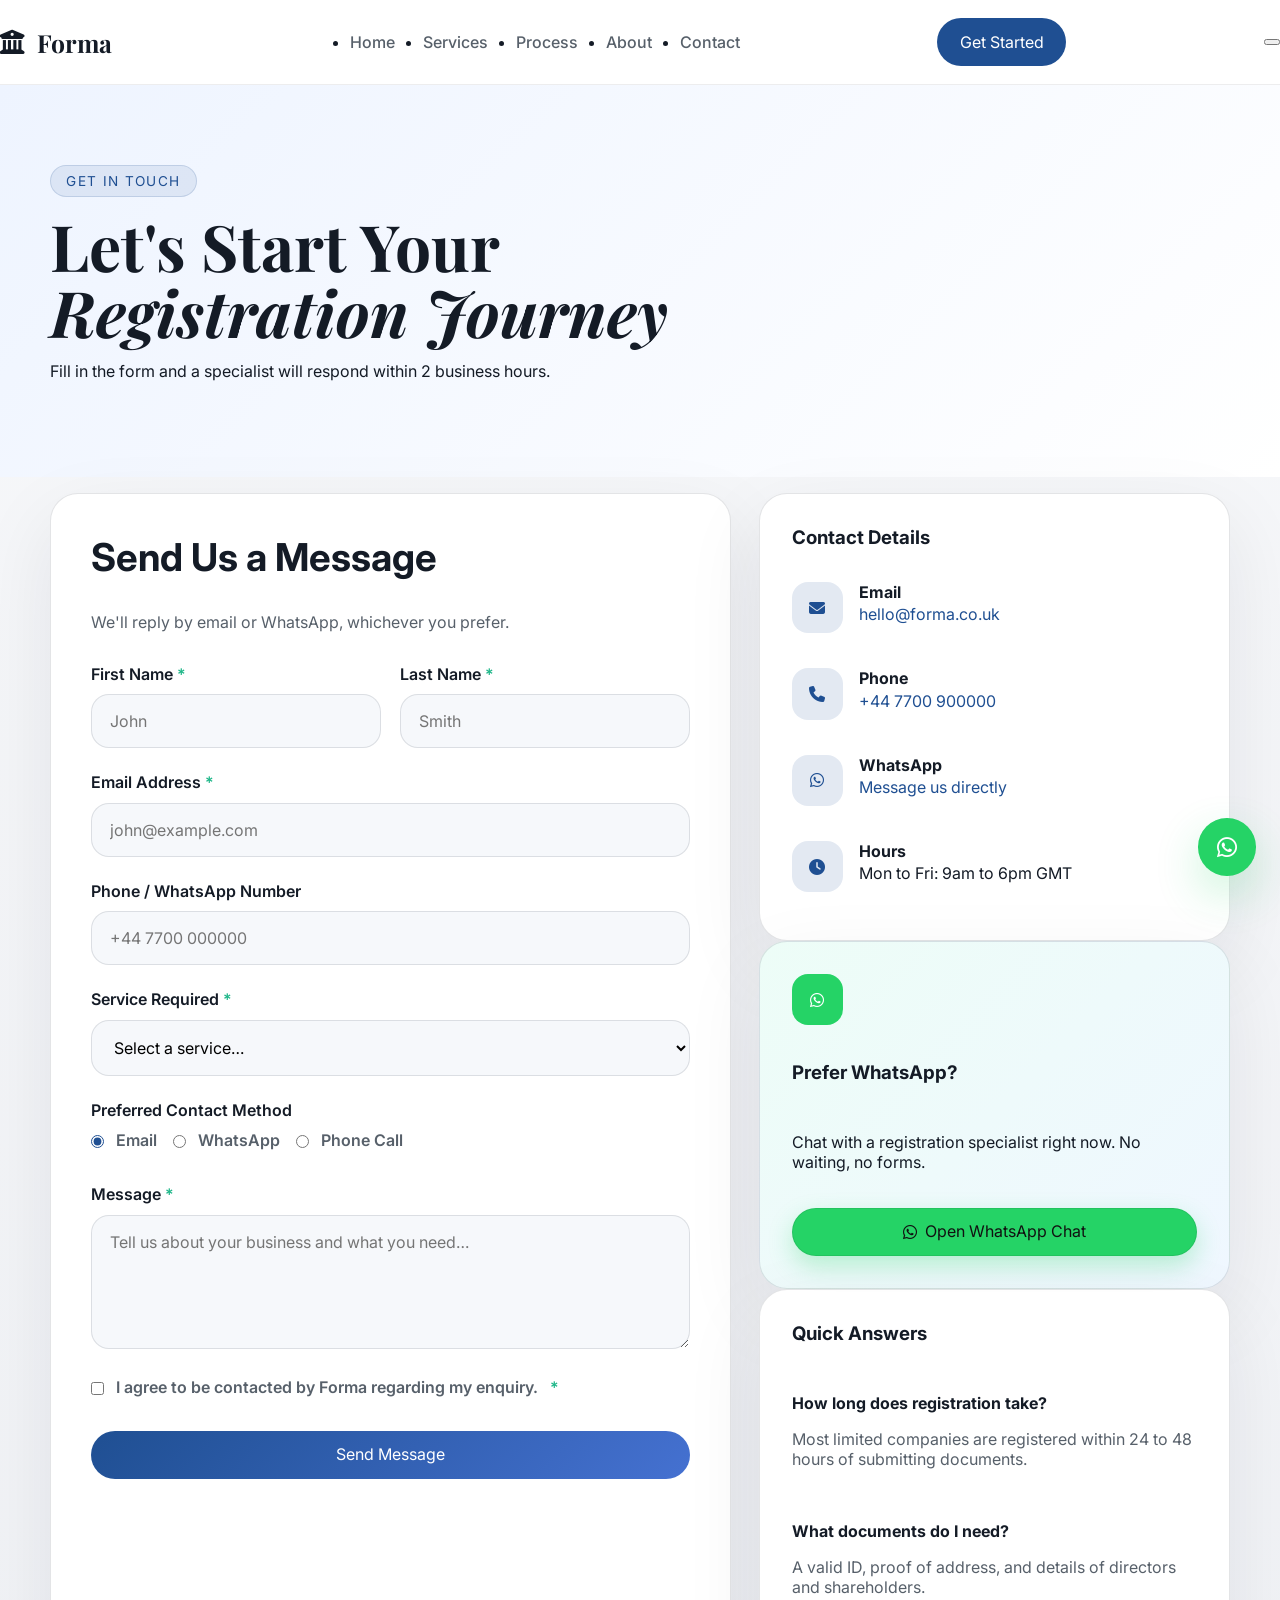
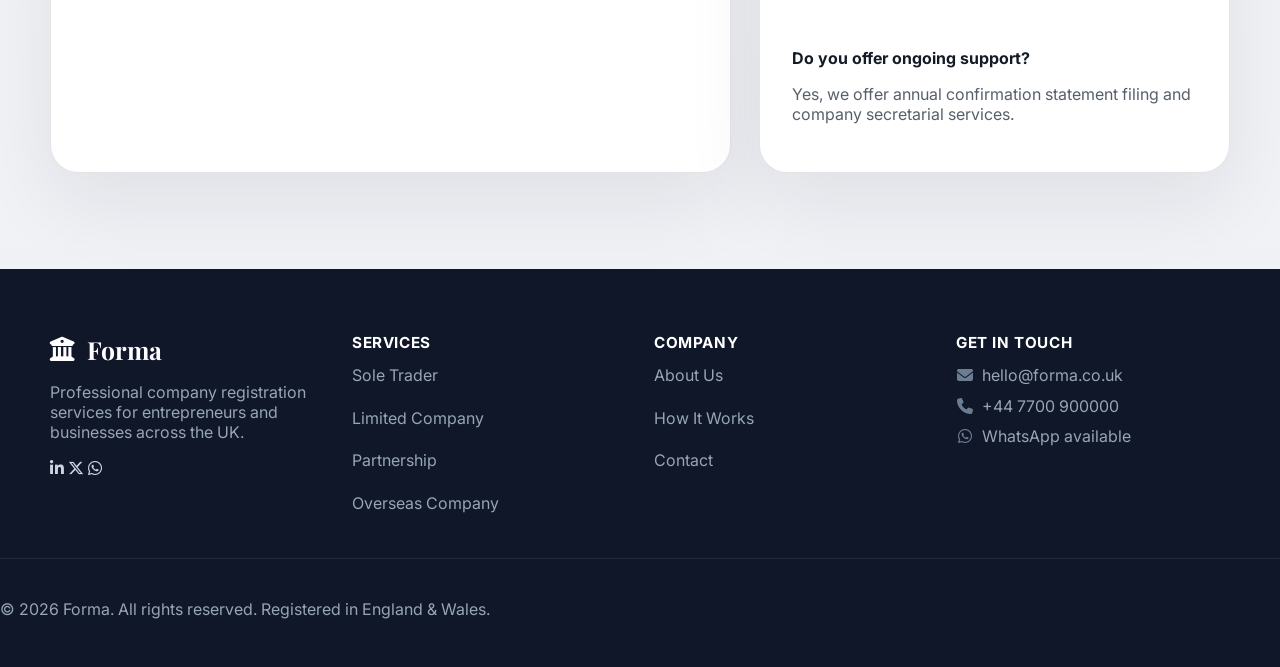
<file: contact.html>
<!DOCTYPE html>
<html lang="en">
<head>
  <meta charset="UTF-8" />
  <meta name="viewport" content="width=device-width, initial-scale=1.0" />
  <title>Contact Us | Forma</title>
  <meta name="description" content="Get in touch with Forma. Start your company registration or ask us anything." />
  <link rel="preconnect" href="https://fonts.googleapis.com" />
  <link rel="preconnect" href="https://fonts.gstatic.com" crossorigin />
  <link href="https://fonts.googleapis.com/css2?family=Playfair+Display:ital,wght@0,400;0,600;0,700;1,400;1,600&family=Inter:wght@300;400;500;600&display=swap" rel="stylesheet" />
  <link rel="stylesheet" href="https://cdnjs.cloudflare.com/ajax/libs/font-awesome/6.5.0/css/all.min.css" />
  <link rel="stylesheet" href="css/styles.css?v=2" />
</head>
<body>

  <!-- ===== NAVBAR ===== -->
  <nav class="navbar" id="navbar">
    <div class="nav-container">
      <a href="index.html" class="nav-logo">
        <i class="fas fa-building-columns"></i>
        <span>Forma</span>
      </a>
      <ul class="nav-links" id="navLinks">
        <li><a href="index.html">Home</a></li>
        <li><a href="index.html#services">Services</a></li>
        <li><a href="index.html#process">Process</a></li>
        <li><a href="index.html#about">About</a></li>
        <li><a href="contact.html" class="nav-active">Contact</a></li>
      </ul>
      <a href="contact.html" class="btn-nav">Get Started</a>
      <button class="hamburger" id="hamburger" aria-label="Open menu">
        <span></span><span></span><span></span>
      </button>
    </div>
  </nav>

  <!-- ===== PAGE HERO ===== -->
  <section class="page-hero">
    <div class="page-hero-inner">
      <span class="tag">Get In Touch</span>
      <h1>Let's Start Your<br /><em>Registration Journey</em></h1>
      <p>Fill in the form and a specialist will respond within 2 business hours.</p>
    </div>
  </section>

  <!-- ===== CONTACT SECTION ===== -->
  <section class="section contact-section">
    <div class="container contact-grid">

      <!-- Form -->
      <div class="form-wrap">
        <h2>Send Us a Message</h2>
        <p class="form-intro">We'll reply by email or WhatsApp, whichever you prefer.</p>

        <form id="contactForm" novalidate>

          <div class="form-row">
            <div class="form-group">
              <label for="firstName">First Name <span class="req">*</span></label>
              <input type="text" id="firstName" name="firstName" placeholder="John" required />
              <span class="err" id="firstNameErr"></span>
            </div>
            <div class="form-group">
              <label for="lastName">Last Name <span class="req">*</span></label>
              <input type="text" id="lastName" name="lastName" placeholder="Smith" required />
              <span class="err" id="lastNameErr"></span>
            </div>
          </div>

          <div class="form-group">
            <label for="email">Email Address <span class="req">*</span></label>
            <input type="email" id="email" name="email" placeholder="john@example.com" required />
            <span class="err" id="emailErr"></span>
          </div>

          <div class="form-group">
            <label for="phone">Phone / WhatsApp Number</label>
            <input type="tel" id="phone" name="phone" placeholder="+44 7700 000000" />
          </div>

          <div class="form-group">
            <label for="service">Service Required <span class="req">*</span></label>
            <select id="service" name="service" required>
              <option value="" disabled selected>Select a service…</option>
              <option value="sole-trader">Sole Trader Registration</option>
              <option value="limited-company">Limited Company Registration</option>
              <option value="partnership">Partnership Registration</option>
              <option value="overseas">Overseas Company (UK Branch)</option>
              <option value="other">Other / General Enquiry</option>
            </select>
            <span class="err" id="serviceErr"></span>
          </div>

          <div class="form-group">
            <label>Preferred Contact Method</label>
            <div class="radio-row">
              <label class="radio-opt"><input type="radio" name="contact" value="email" checked /> Email</label>
              <label class="radio-opt"><input type="radio" name="contact" value="whatsapp" /> WhatsApp</label>
              <label class="radio-opt"><input type="radio" name="contact" value="phone" /> Phone Call</label>
            </div>
          </div>

          <div class="form-group">
            <label for="message">Message <span class="req">*</span></label>
            <textarea id="message" name="message" rows="5" placeholder="Tell us about your business and what you need…" required></textarea>
            <span class="err" id="messageErr"></span>
          </div>

          <div class="form-group">
            <label class="checkbox-opt">
              <input type="checkbox" id="consent" name="consent" required />
              I agree to be contacted by Forma regarding my enquiry. <span class="req">*</span>
            </label>
            <span class="err" id="consentErr"></span>
          </div>

          <button type="submit" class="btn btn-primary btn-block" id="submitBtn">
            <span id="btnText">Send Message</span>
            <i class="fas fa-circle-notch fa-spin hidden" id="btnSpinner"></i>
          </button>
        </form>

        <!-- Success state -->
        <div class="form-success hidden" id="formSuccess">
          <i class="fas fa-circle-check"></i>
          <h3>Message Sent!</h3>
          <p>Thank you for reaching out. We'll be in touch within 2 business hours.</p>
          <a href="index.html" class="btn btn-ghost">Back to Home</a>
        </div>
      </div>

      <!-- Sidebar -->
      <aside class="contact-aside">

        <div class="info-card">
          <h3>Contact Details</h3>
          <div class="info-row">
            <div class="info-ico"><i class="fas fa-envelope"></i></div>
            <div><strong>Email</strong><a href="mailto:hello@forma.co.uk">hello@forma.co.uk</a></div>
          </div>
          <div class="info-row">
            <div class="info-ico"><i class="fas fa-phone"></i></div>
            <div><strong>Phone</strong><a href="tel:+447700900000">+44 7700 900000</a></div>
          </div>
          <div class="info-row">
            <div class="info-ico wa-ico"><i class="fab fa-whatsapp"></i></div>
            <div>
              <strong>WhatsApp</strong>
              <a href="https://wa.me/447700900000?text=Hello%20Forma%2C%20I%27d%20like%20to%20enquire%20about%20company%20registration." target="_blank" rel="noopener">Message us directly</a>
            </div>
          </div>
          <div class="info-row">
            <div class="info-ico"><i class="fas fa-clock"></i></div>
            <div><strong>Hours</strong><span>Mon to Fri: 9am to 6pm GMT</span></div>
          </div>
        </div>

        <div class="wa-card">
          <div class="wa-card-icon"><i class="fab fa-whatsapp"></i></div>
          <h3>Prefer WhatsApp?</h3>
          <p>Chat with a registration specialist right now. No waiting, no forms.</p>
          <a href="https://wa.me/447700900000?text=Hello%20Forma%2C%20I%27d%20like%20to%20enquire%20about%20company%20registration."
             target="_blank" rel="noopener" class="btn btn-wa btn-block">
            <i class="fab fa-whatsapp"></i> Open WhatsApp Chat
          </a>
        </div>

        <div class="info-card">
          <h3>Quick Answers</h3>
          <div class="faq-item">
            <strong>How long does registration take?</strong>
            <p>Most limited companies are registered within 24 to 48 hours of submitting documents.</p>
          </div>
          <div class="faq-item">
            <strong>What documents do I need?</strong>
            <p>A valid ID, proof of address, and details of directors and shareholders.</p>
          </div>
          <div class="faq-item">
            <strong>Do you offer ongoing support?</strong>
            <p>Yes, we offer annual confirmation statement filing and company secretarial services.</p>
          </div>
        </div>

      </aside>
    </div>
  </section>

  <!-- ===== FOOTER ===== -->
  <footer class="footer">
    <div class="container footer-grid">
      <div class="footer-brand">
        <a href="index.html" class="nav-logo">
          <i class="fas fa-building-columns"></i><span>Forma</span>
        </a>
        <p>Professional company registration services for entrepreneurs and businesses across the UK.</p>
        <div class="socials">
          <a href="#" aria-label="LinkedIn"><i class="fab fa-linkedin-in"></i></a>
          <a href="#" aria-label="Twitter / X"><i class="fab fa-x-twitter"></i></a>
          <a href="https://wa.me/447700900000" target="_blank" rel="noopener" aria-label="WhatsApp"><i class="fab fa-whatsapp"></i></a>
        </div>
      </div>
      <div class="footer-col">
        <h4>Services</h4>
        <ul>
          <li><a href="index.html#services">Sole Trader</a></li>
          <li><a href="index.html#services">Limited Company</a></li>
          <li><a href="index.html#services">Partnership</a></li>
          <li><a href="index.html#services">Overseas Company</a></li>
        </ul>
      </div>
      <div class="footer-col">
        <h4>Company</h4>
        <ul>
          <li><a href="index.html#about">About Us</a></li>
          <li><a href="index.html#process">How It Works</a></li>
          <li><a href="contact.html">Contact</a></li>
        </ul>
      </div>
      <div class="footer-col">
        <h4>Get In Touch</h4>
        <p><i class="fas fa-envelope"></i> hello@forma.co.uk</p>
        <p><i class="fas fa-phone"></i> +44 7700 900000</p>
        <p><i class="fab fa-whatsapp"></i> WhatsApp available</p>
      </div>
    </div>
    <div class="footer-bottom">
      <p>&copy; 2026 Forma. All rights reserved. Registered in England &amp; Wales.</p>
    </div>
  </footer>

  <!-- ===== WHATSAPP FLOAT ===== -->
  <a href="https://wa.me/447700900000?text=Hello%20Forma%2C%20I%27d%20like%20to%20enquire%20about%20company%20registration."
     class="wa-float" target="_blank" rel="noopener" aria-label="Chat on WhatsApp">
    <i class="fab fa-whatsapp"></i>
    <span class="wa-tooltip">Chat with us!</span>
  </a>

  <script src="js/main.js"></script>
</body>
</html>
</file>
<file: css/styles.css>
:root {
  --bg: #f4f6f8;
  --surface: #ffffff;
  --text: #141b26;
  --muted: #57606a;
  --primary: #1f4f92;
  --primary-2: #4571d1;
  --accent: #1fb789;
  --border: rgba(31, 36, 48, 0.12);
  --shadow: 0 28px 80px rgba(20, 27, 38, 0.08);
}

* {
  box-sizing: border-box;
}

html {
  scroll-behavior: smooth;
}

body {
  margin: 0;
  font-family: 'Inter', sans-serif;
  color: var(--text);
  background: linear-gradient(180deg, #f7f8fa 0%, #eef0f4 100%);
}

a {
  color: inherit;
  text-decoration: none;
}

img {
  width: 100%;
  display: block;
}

button,
input,
textarea,
select {
  font: inherit;
}

.container {
  width: min(1180px, calc(100% - 2rem));
  margin: 0 auto;
}

.navbar {
  position: sticky;
  top: 0;
  z-index: 50;
  background: rgba(255, 255, 255, 0.94);
  backdrop-filter: blur(12px);
  border-bottom: 1px solid rgba(31, 36, 48, 0.08);
}

.nav-container {
  display: flex;
  align-items: center;
  justify-content: space-between;
  gap: 1rem;
  padding: 1rem 0;
}

.nav-logo {
  display: inline-flex;
  align-items: center;
  gap: 0.75rem;
  font-family: 'Playfair Display', serif;
  font-size: 1.55rem;
  font-weight: 700;
  color: var(--text);
}

.nav-links {
  display: flex;
  align-items: center;
  gap: 1.75rem;
  flex-wrap: wrap;
}

.nav-links a {
  color: var(--muted);
  font-weight: 500;
  transition: color 0.2s ease;
}

.nav-links a:hover,
.nav-active {
  color: var(--primary);
}

.btn-nav,
.btn {
  display: inline-flex;
  align-items: center;
  justify-content: center;
  gap: 0.5rem;
  border-radius: 999px;
  border: none;
  cursor: pointer;
  transition: transform 0.25s ease, box-shadow 0.25s ease, background 0.25s ease;
}

.btn-nav {
  padding: 0.9rem 1.4rem;
  background: var(--primary);
  color: #fff;
}

.btn-nav:hover,
.btn:hover {
  transform: translateY(-2px);
}

.hero {
  position: relative;
  min-height: 85vh;
  display: flex;
  align-items: center;
  padding: 3rem 0 5rem;
}

.hero-bg-wrap {
  position: absolute;
  inset: 0;
  overflow: hidden;
  z-index: 0;
}

.hero-img {
  width: 100%;
  height: 100%;
  object-fit: cover;
  filter: brightness(0.55);
}

.hero-overlay {
  position: absolute;
  inset: 0;
  background: linear-gradient(180deg, rgba(15, 25, 45, 0.55), rgba(15, 25, 45, 0.8));
}

.hero-content {
  position: relative;
  z-index: 1;
  max-width: 720px;
  color: #fff;
  margin-left: 2rem;
}

.badge,
.tag {
  display: inline-flex;
  align-items: center;
  gap: 0.45rem;
  padding: 0.45rem 0.95rem;
  border-radius: 999px;
  background: rgba(255, 255, 255, 0.14);
  color: #d8e3ff;
  font-size: 0.85rem;
  letter-spacing: 0.1em;
  text-transform: uppercase;
}

.hero h1,
.section-head h2,
.page-hero h1 {
  font-family: 'Playfair Display', serif;
  line-height: 1.03;
}

.hero h1 {
  font-size: clamp(3rem, 5vw, 4.5rem);
  margin: 1.2rem 0 1rem;
}

.hero p {
  font-size: 1.05rem;
  max-width: 36rem;
  color: #d9e3ff;
  margin-bottom: 2rem;
}

.hero-btns {
  display: flex;
  flex-wrap: wrap;
  gap: 1rem;
}

.btn-primary {
  background: linear-gradient(135deg, var(--primary), var(--primary-2));
  color: #fff;
  padding: 0.95rem 1.8rem;
}

.btn-ghost {
  background: rgba(255, 255, 255, 0.14);
  color: #fff;
  border: 1px solid rgba(255, 255, 255, 0.28);
  padding: 0.95rem 1.8rem;
}

.section {
  padding: 6rem 0;
}

.section-alt {
  background: #eef2f8;
}

.section-head {
  max-width: 680px;
  margin-bottom: 2.5rem;
}

.section-head h2 {
  font-size: clamp(2.4rem, 4vw, 3.4rem);
  margin: 1rem 0 1rem;
}

.section-head p {
  color: var(--muted);
  font-size: 1rem;
  line-height: 1.8;
}

.cards-grid,
.process-row,
.about-grid,
.testi-grid,
.footer-grid,
.contact-grid {
  display: grid;
  gap: 1.75rem;
}

.cards-grid {
  grid-template-columns: repeat(4, minmax(0, 1fr));
}

.card,
.card-featured,
.testi-card,
.info-card,
.wa-card,
.form-wrap,
.footer-col {
  background: #fff;
  border: 1px solid var(--border);
  border-radius: 28px;
  box-shadow: var(--shadow);
  padding: 2rem;
}

.card-featured {
  border-color: rgba(31, 36, 48, 0.12);
  background: linear-gradient(180deg, #ffffff 0%, #f8fbff 100%);
}

.card-icon,
.highlight i,
.info-ico,
.wa-card-icon {
  width: 3.2rem;
  height: 3.2rem;
  display: grid;
  place-items: center;
  border-radius: 16px;
  background: rgba(31, 79, 146, 0.12);
  color: var(--primary);
  margin-bottom: 1rem;
}

.card h3,
.process-step h3,
.about-body h2,
.testi-card p,
.footer-col h4,
.info-card h3,
.wa-card h3 {
  margin: 0 0 0.85rem;
}

.card p,
.testi-card p,
.about-body p,
.section-head p,
.info-card p,
.faq-item p,
.footer-col ul li,
.about-body span,
.footer-bottom p {
  color: var(--muted);
}

.check-list {
  list-style: none;
  padding: 0;
  margin: 1.25rem 0 0;
}

.check-list li {
  position: relative;
  padding-left: 1.6rem;
  margin-bottom: 0.75rem;
}

.check-list li::before {
  content: '\f00c';
  font-family: 'Font Awesome 6 Free';
  font-weight: 900;
  position: absolute;
  left: 0;
  top: 0.05rem;
  color: var(--accent);
  font-size: 0.9rem;
}

.process-row {
  grid-template-columns: repeat(4, minmax(0, 1fr));
  align-items: start;
}

.process-step {
  background: #fff;
  border: 1px solid rgba(31, 36, 48, 0.08);
  border-radius: 24px;
  padding: 2rem;
}

.step-num {
  display: inline-flex;
  align-items: center;
  justify-content: center;
  width: 3rem;
  height: 3rem;
  border-radius: 18px;
  background: var(--primary);
  color: #fff;
  font-weight: 700;
  margin-bottom: 1.2rem;
}

.process-arrow {
  display: none;
}

.about-grid {
  grid-template-columns: 1.1fr 0.9fr;
  align-items: center;
}

.about-img-wrap {
  position: relative;
  border-radius: 28px;
  overflow: hidden;
}

.about-pill {
  position: absolute;
  right: 1rem;
  bottom: 1rem;
  display: inline-flex;
  flex-direction: column;
  gap: 0.25rem;
  padding: 1rem 1.2rem;
  border-radius: 22px;
  background: rgba(31, 79, 146, 0.95);
  color: #fff;
  box-shadow: 0 20px 60px rgba(31, 79, 146, 0.18);
}

.about-pill strong {
  font-size: 1.2rem;
}

.highlights {
  display: grid;
  gap: 1rem;
  margin: 2rem 0;
}

.highlight {
  display: flex;
  gap: 1rem;
  align-items: flex-start;
}

.highlight div strong {
  display: block;
  margin-bottom: 0.35rem;
}

.testi-grid {
  grid-template-columns: repeat(3, minmax(0, 1fr));
}

.testi-card {
  padding: 2.2rem;
}

.stars {
  color: #ffba00;
  margin-bottom: 1rem;
  font-size: 1rem;
}

.testi-author {
  display: flex;
  align-items: center;
  gap: 1rem;
  margin-top: 1.5rem;
}

.testi-author img {
  width: 3rem;
  height: 3rem;
  border-radius: 50%;
}

.cta-banner {
  background: linear-gradient(135deg, #1f4f92, #4571d1);
  color: #fff;
  padding: 4.5rem 0;
  border-radius: 36px;
  margin: 4rem 0;
}

.cta-banner .container {
  display: flex;
  align-items: center;
  justify-content: space-between;
  gap: 2rem;
}

.cta-banner h2 {
  font-size: clamp(2rem, 3vw, 3rem);
  margin: 0 0 0.5rem;
}

.cta-btns {
  display: flex;
  flex-wrap: wrap;
  gap: 1rem;
}

.btn-wa {
  background: #25d366;
  color: #111;
}

.footer {
  padding: 4rem 0 2rem;
  background: #0f1729;
  color: #cbd5e1;
}

.footer-grid {
  grid-template-columns: repeat(4, minmax(0, 1fr));
}

.footer-brand p,
.footer-col p,
.footer-col li,
.footer-bottom p {
  color: #97a5b6;
}

.footer-col ul {
  list-style: none;
  padding: 0;
  margin: 0;
}

.footer-col li {
  margin-bottom: 0.85rem;
}

.footer-bottom {
  margin-top: 2rem;
  padding-top: 1.5rem;
  border-top: 1px solid rgba(255, 255, 255, 0.08);
}

.page-hero {
  background: linear-gradient(135deg, #eef4ff 0%, #ffffff 100%);
  padding: 5rem 0;
}

.page-hero-inner {
  max-width: 720px;
}

.page-hero h1 {
  font-size: clamp(2.8rem, 5vw, 4rem);
  margin: 1rem 0;
}

.contact-section {
  padding-top: 1rem;
}

.contact-grid {
  grid-template-columns: 1.3fr 0.9fr;
}

.form-wrap {
  padding: 2.5rem;
}

.form-wrap h2 {
  margin-top: 0;
  font-size: 2.4rem;
}

.form-intro {
  color: var(--muted);
  margin-bottom: 2rem;
}

.form-row {
  display: grid;
  grid-template-columns: repeat(2, minmax(0, 1fr));
  gap: 1.2rem;
}

.form-group {
  margin-bottom: 1.5rem;
}

label {
  display: block;
  margin-bottom: 0.65rem;
  font-weight: 600;
}

input,
textarea,
select {
  width: 100%;
  border: 1px solid rgba(31, 36, 48, 0.12);
  border-radius: 18px;
  background: #f6f8fb;
  padding: 1rem 1.1rem;
  outline: none;
  transition: border-color 0.2s ease, box-shadow 0.2s ease;
}

input:focus,
textarea:focus,
select:focus {
  border-color: var(--primary);
  box-shadow: 0 0 0 4px rgba(31, 79, 146, 0.1);
}

textarea {
  resize: vertical;
}

.req {
  color: var(--accent);
}

.radio-row {
  display: flex;
  gap: 1rem;
  flex-wrap: wrap;
}

.radio-opt,
.checkbox-opt {
  display: inline-flex;
  align-items: center;
  gap: 0.5rem;
  color: var(--muted);
}

.btn-block {
  width: 100%;
}

.form-success,
.hidden {
  display: none;
}

.form-success {
  background: #f0fcf7;
  border: 1px solid rgba(31, 183, 137, 0.18);
  padding: 2rem;
  border-radius: 24px;
  text-align: center;
}

.form-success h3 {
  margin: 1rem 0 0.5rem;
}

.form-success p {
  margin: 0 0 1.5rem;
}

.info-card,
.wa-card {
  display: flex;
  flex-direction: column;
  gap: 1.2rem;
}

.info-row {
  display: grid;
  grid-template-columns: auto 1fr;
  gap: 1rem;
  align-items: start;
}

.info-ico,
.wa-card-icon {
  min-width: 3rem;
  min-height: 3rem;
  display: grid;
  place-items: center;
  border-radius: 16px;
  background: rgba(31, 79, 146, 0.12);
  color: var(--primary);
}

.wa-card {
  background: linear-gradient(135deg, #edfdf7, #eff7ff);
}

.wa-card-icon {
  background: #25d366;
  color: #fff;
}

.wa-card h3 {
  margin-top: 0;
}

.faq-item {
  margin-top: 1rem;
}

.faq-item strong {
  display: block;
  margin-bottom: 0.4rem;
}

.wa-float {
  position: fixed;
  right: 1.5rem;
  bottom: 1.5rem;
  width: 3.8rem;
  height: 3.8rem;
  border-radius: 50%;
  background: #25d366;
  color: #fff;
  display: grid;
  place-items: center;
  text-decoration: none;
  box-shadow: 0 18px 45px rgba(37, 211, 102, 0.24);
  z-index: 60;
}

.wa-tooltip {
  position: absolute;
  right: 110%;
  top: 50%;
  transform: translateY(-50%);
  padding: 0.75rem 1rem;
  border-radius: 16px;
  background: rgba(17, 24, 39, 0.95);
  color: #fff;
  white-space: nowrap;
  opacity: 0;
  pointer-events: none;
  transition: opacity 0.2s ease;
}

.wa-float:hover .wa-tooltip {
  opacity: 1;
}

.footer-bottom {
  display: flex;
  justify-content: space-between;
  align-items: center;
  gap: 1rem;
}

@media (max-width: 1100px) {
  .cards-grid,
  .testi-grid,
  .footer-grid {
    grid-template-columns: repeat(2, minmax(0, 1fr));
  }

  .about-grid,
  .contact-grid,
  .cta-banner .container {
    grid-template-columns: 1fr;
  }
}

@media (max-width: 760px) {
  .nav-container {
    flex-direction: column;
    align-items: stretch;
  }

  .nav-links {
    justify-content: center;
  }

  .hero {
    min-height: 70vh;
  }

  .hero-content {
    margin-left: 0;
    padding: 4rem 0 3rem;
  }

  .hero h1 {
    font-size: clamp(2.4rem, 9vw, 3.4rem);
  }

  .card,
  .card-featured,
  .process-step,
  .info-card,
  .wa-card,
  .footer-col {
    padding: 1.7rem;
  }

  .form-row {
    grid-template-columns: 1fr;
  }

  .footer-bottom {
    flex-direction: column;
    text-align: center;
  }

  .wa-tooltip {
    display: none;
  }
}

/* ─────────────────────────────────────────────────────────────────────────
   Layout polish: buttons, hero stats, CTA banner, contact rows, float
   ───────────────────────────────────────────────────────────────────────── */

.btn {
  min-height: 3rem;
  padding: 0.85rem 1.6rem;
  line-height: 1.1;
}

.btn:focus-visible,
.btn-nav:focus-visible,
.wa-float:focus-visible {
  outline: 3px solid rgba(31, 79, 146, 0.45);
  outline-offset: 3px;
}

.hero-btns,
.cta-btns {
  align-items: center;
  gap: 0.9rem;
}

.hero-btns .btn,
.cta-btns .btn {
  min-width: 11.5rem;
}

.btn-wa {
  border: 1px solid rgba(0, 0, 0, 0.08);
  box-shadow: 0 10px 24px rgba(37, 211, 102, 0.28);
}

.btn-wa:hover {
  box-shadow: 0 14px 30px rgba(37, 211, 102, 0.36);
}

/* Hero stat row had no styles upstream and collided with the buttons */
.hero-stats {
  display: flex;
  flex-wrap: wrap;
  align-items: center;
  gap: 1.1rem 2rem;
  margin-top: 2.25rem;
  padding-top: 1.5rem;
  border-top: 1px solid rgba(255, 255, 255, 0.18);
  max-width: 36rem;
}

.stat {
  display: flex;
  flex-direction: column;
  gap: 0.15rem;
}

.stat strong {
  font-size: 1.4rem;
  line-height: 1.1;
  color: #fff;
}

.stat span {
  font-size: 0.8rem;
  color: rgba(217, 227, 255, 0.75);
}

.stat-sep {
  width: 1px;
  height: 2.3rem;
  background: rgba(255, 255, 255, 0.18);
}

/* CTA banner: one copy block plus an even stack of actions */
.cta-banner .container {
  flex-wrap: wrap;
  gap: 1.75rem 2.5rem;
}

.cta-copy {
  flex: 1 1 24rem;
  min-width: 0;
}

.cta-copy h2 {
  margin: 0 0 0.6rem;
}

.cta-copy p {
  max-width: 34rem;
}

.cta-btns {
  flex: 0 0 auto;
  flex-direction: column;
  align-items: stretch;
  justify-content: center;
  min-width: 13.5rem;
}

.cta-btns .btn {
  width: 100%;
  white-space: nowrap;
}

/* Contact detail rows: label above value instead of running together */
.info-row > div {
  min-width: 0;
}

.info-row strong {
  display: block;
  margin-bottom: 0.15rem;
}

.info-row a {
  display: block;
  color: var(--primary);
  overflow-wrap: anywhere;
}

/* Two stacked full width buttons need breathing room */
.btn-block + .btn-block {
  margin-top: 0.75rem;
}

/* WhatsApp float: safe areas, clear of the footer, calmer motion */
.wa-float {
  right: max(1.5rem, env(safe-area-inset-right));
  bottom: max(1.5rem, env(safe-area-inset-bottom));
  width: 3.6rem;
  height: 3.6rem;
  font-size: 1.45rem;
  transition: transform 0.2s ease, box-shadow 0.2s ease;
}

.wa-float:hover {
  transform: translateY(-2px);
}

@media (max-width: 1100px) {
  .cta-copy {
    flex-basis: 100%;
  }

  .cta-btns {
    flex-direction: row;
    flex-wrap: nowrap;
    width: 100%;
  }

  .cta-btns .btn {
    flex: 1 1 0;
    width: auto;
    min-width: 0;
  }
}

@media (max-width: 760px) {
  .hero-stats {
    gap: 1.25rem 1.5rem;
  }

  .stat-sep {
    display: none;
  }

  .stat strong {
    font-size: 1.2rem;
  }

  .cta-btns {
    flex-direction: column;
  }

  .footer-bottom {
    padding-bottom: 5rem;
  }

  .wa-float {
    right: max(1rem, env(safe-area-inset-right));
    bottom: max(1rem, env(safe-area-inset-bottom));
    width: 3.3rem;
    height: 3.3rem;
    font-size: 1.3rem;
  }
}

@media (prefers-reduced-motion: reduce) {
  .btn,
  .btn-nav,
  .wa-float {
    transition: none;
  }

  .btn:hover,
  .btn-nav:hover,
  .wa-float:hover {
    transform: none;
  }
}

/* ─────────────────────────────────────────────────────────────────────────
   Footer columns were inheriting the white card style from .info-card,
   which painted white blocks onto the dark footer.
   ───────────────────────────────────────────────────────────────────────── */
.footer .footer-col {
  background: transparent;
  border: 0;
  border-radius: 0;
  box-shadow: none;
  padding: 0;
}

.footer-col h4 {
  color: #fff;
  font-size: 0.95rem;
  letter-spacing: 0.04em;
  text-transform: uppercase;
}

.footer-col ul {
  display: grid;
  gap: 0.55rem;
}

.footer-col li a {
  color: #97a5b6;
  text-decoration: none;
}

.footer-col li a:hover {
  color: #fff;
}

.footer-col p {
  display: flex;
  align-items: center;
  gap: 0.55rem;
  margin: 0 0 0.65rem;
}

.footer-col p i {
  width: 1.1rem;
  text-align: center;
  color: #6b7c93;
}

.footer .nav-logo,
.footer .nav-logo span {
  color: #fff;
}

/* ─────────────────────────────────────────────────────────────────────────
   Fixes found while capturing screenshots
   ───────────────────────────────────────────────────────────────────────── */

/* .tag inherited the translucent white pill meant for the dark hero, so it
   was near invisible on the light section backgrounds. */
.tag {
  background: rgba(31, 79, 146, 0.09);
  border: 1px solid rgba(31, 79, 146, 0.16);
  color: var(--primary);
}

/* The global input rule sets width 100%, which stretched checkboxes and
   radios across the row and pushed their labels away from them. */
input[type="checkbox"],
input[type="radio"] {
  width: auto;
  flex: 0 0 auto;
  margin: 0;
  accent-color: var(--primary);
}

.checkbox-opt,
.radio-opt {
  align-items: flex-start;
  gap: 0.75rem;
  cursor: pointer;
}

.checkbox-opt input[type="checkbox"],
.radio-opt input[type="radio"] {
  margin-top: 0.3rem;
}

/* .page-hero-inner had no container width, so the heading sat flush against
   the left edge of the viewport instead of lining up with the navbar. */
.page-hero .page-hero-inner {
  width: min(1180px, calc(100% - 2rem));
  max-width: min(1180px, calc(100% - 2rem));
  margin: 0 auto;
}

.page-hero h1,
.page-hero p {
  max-width: 42rem;
}

/* On short viewports the hero content grew past the 85vh box and the white
   statistic labels spilled onto the light section below. Let it size itself. */
@media (max-height: 760px) {
  .hero {
    min-height: auto;
  }
}

/* The primary button used the same blue as the banner behind it and all but
   disappeared. Invert it there so the two actions read as equals. */
.cta-banner .btn-primary {
  background: #fff;
  color: var(--primary);
  box-shadow: 0 10px 24px rgba(6, 20, 45, 0.22);
}

.cta-banner .btn-primary:hover {
  background: #eef4ff;
  box-shadow: 0 14px 30px rgba(6, 20, 45, 0.3);
}
</file>
